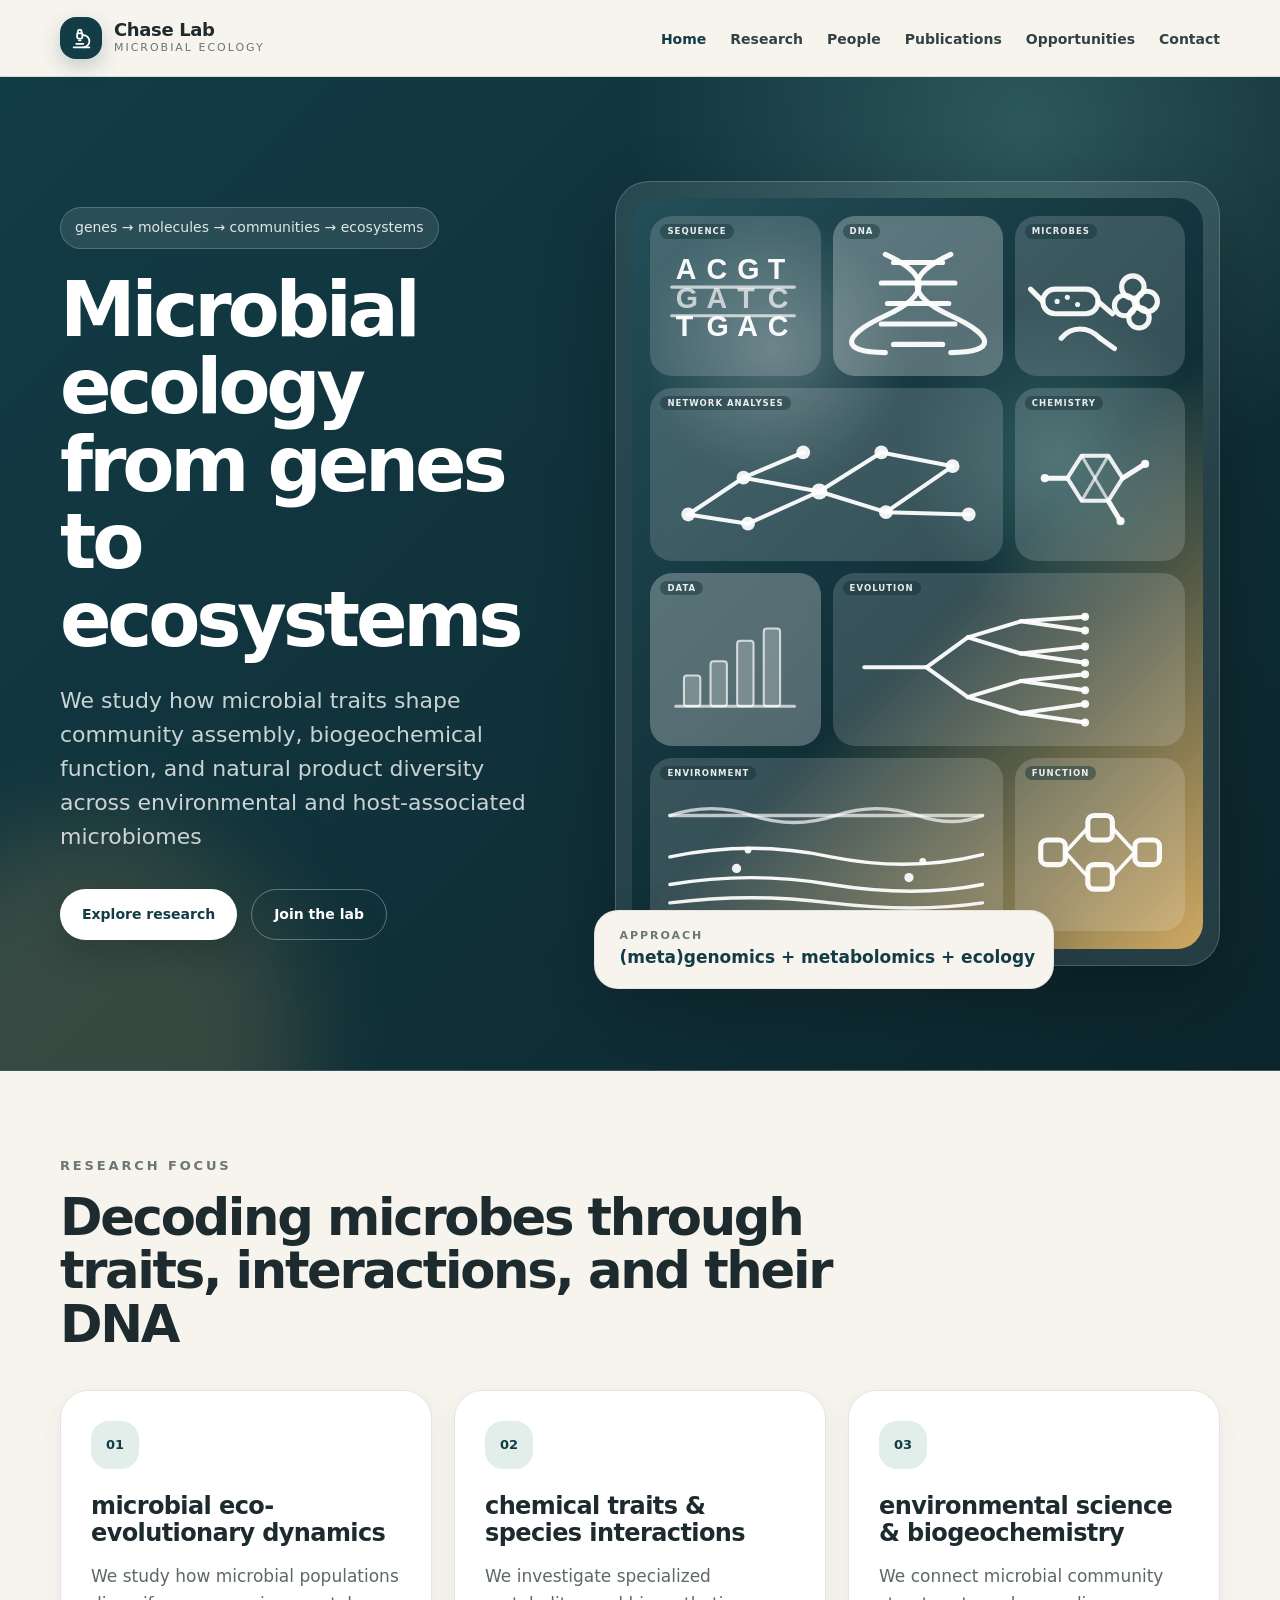
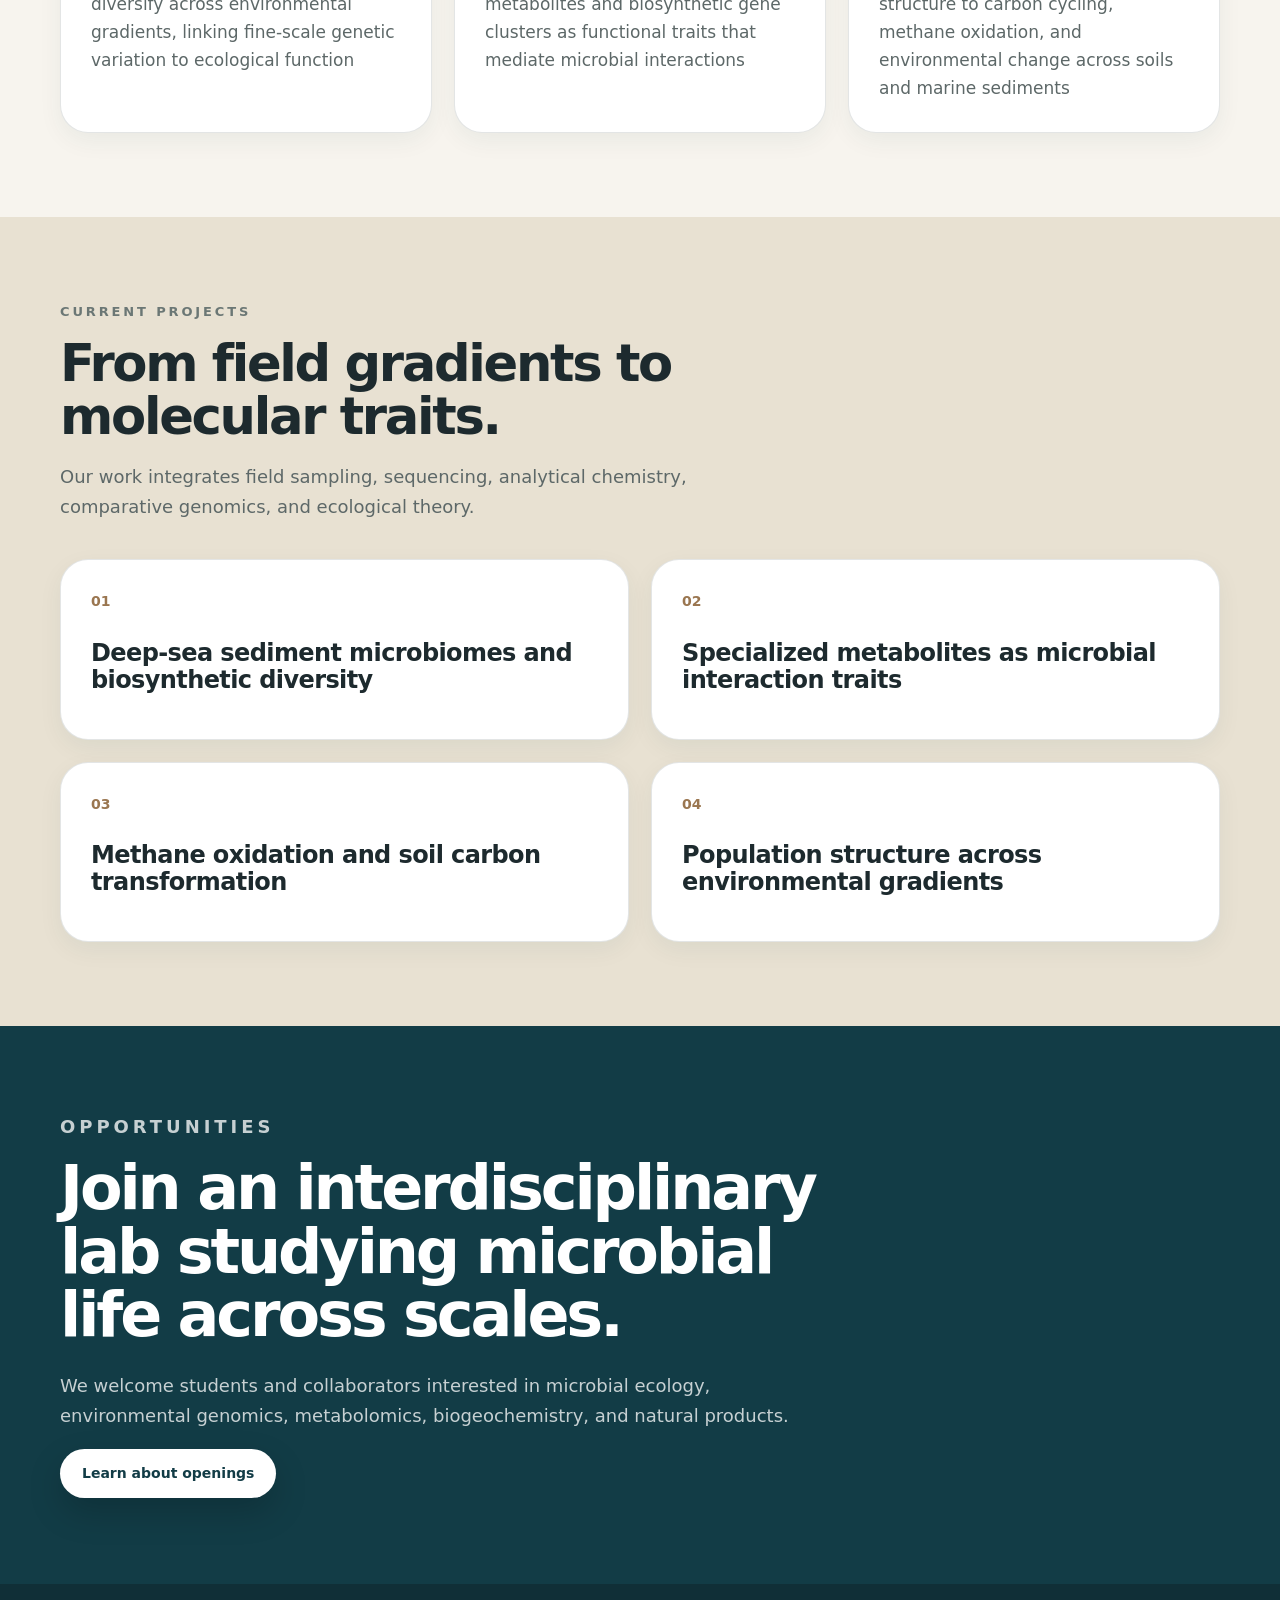
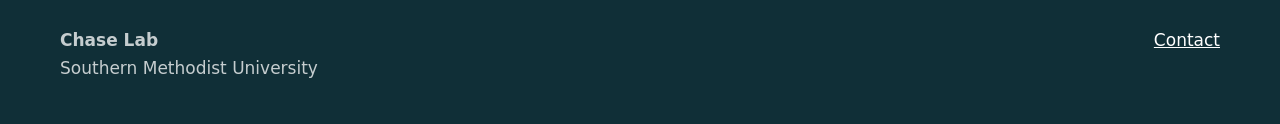
<file: index.html>
<!DOCTYPE html>
<html lang="en">

<head>
  <!-- Basic page settings -->
  <meta charset="utf-8">
  <meta name="viewport" content="width=device-width, initial-scale=1">
  <title>Chase Lab | Microbomics</title>

  <!-- Site styles -->
  <link rel="stylesheet" href="assets/styles.css">
</head>

<body>

  <!-- =======================================================
       SITE HEADER / NAVIGATION
       Edit lab name, subtitle, and navigation links here.
       ======================================================= -->
  <header class="site-header">
    <div class="container nav-wrap">

      <!-- Logo / site identity -->
      <a class="brand" href="index.html" aria-label="Chase Lab home">
        <span class="brand-mark">
          <svg class="brand-icon" viewBox="0 0 24 24" aria-hidden="true">
            <path d="M6 18h8" />
            <path d="M3 22h18" />
            <path d="M14 22a7 7 0 1 0 0-14h-1" />
            <path d="M9 14h2" />
            <path d="M9 12a2 2 0 0 1-2-2V6h6v4a2 2 0 0 1-2 2Z" />
            <path d="M12 6V3a1 1 0 0 0-1-1H9a1 1 0 0 0-1 1v3" />
          </svg>
        </span>

        <span>
          <span class="brand-title">Chase Lab</span>
          <span class="brand-subtitle">Microbial Ecology</span>
        </span>
      </a>

      <!-- Main navigation -->
      <nav class="main-nav" aria-label="Main navigation">
        <ul>
          <li><a class="active" href="index.html">Home</a></li>
          <li><a href="research.html">Research</a></li>
          <li><a href="people.html">People</a></li>
          <li><a href="publications.html">Publications</a></li>
          <li><a href="opportunities.html">Opportunities</a></li>
          <li><a href="contact.html">Contact</a></li>
        </ul>
      </nav>

    </div>
  </header>


  <main>

    <!-- =======================================================
         HERO SECTION
         Edit main homepage headline, subtitle, buttons,
         and approach bubble here.
         ======================================================= -->
    <section class="hero">
      <div class="container hero-grid">

        <!-- Hero text -->
        <div class="hero-copy">
          <div class="eyebrow">
            genes → molecules → communities → ecosystems
          </div>

          <h1>
            Microbial ecology from genes to ecosystems
          </h1>

          <p class="hero-lede">
            We study how microbial traits shape community assembly,
            biogeochemical function, and natural product diversity across
            environmental and host-associated microbiomes
          </p>

          <div class="hero-actions">
            <a class="button button-light" href="research.html">
              Explore research
            </a>

            <a class="button button-outline" href="opportunities.html">
              Join the lab
            </a>
          </div>
        </div>

        <!-- Hero visual card -->
        <div class="hero-card">

          <!-- Abstract visual panel -->
        <div class="abstract-panel">
        
          <!-- 1. Sequence / ACGT -->
          <div class="mosaic-panel panel-seq">
            <span class="panel-label">Sequence</span>
            <svg viewBox="0 0 160 120" class="panel-svg" aria-hidden="true">
              <text x="22" y="36" class="panel-text">A</text>
              <text x="52" y="36" class="panel-text">C</text>
              <text x="82" y="36" class="panel-text">G</text>
              <text x="112" y="36" class="panel-text">T</text>
        
              <text x="22" y="64" class="panel-text soft">G</text>
              <text x="52" y="64" class="panel-text soft">A</text>
              <text x="82" y="64" class="panel-text soft">T</text>
              <text x="112" y="64" class="panel-text soft">C</text>
        
              <text x="22" y="92" class="panel-text">T</text>
              <text x="52" y="92" class="panel-text">G</text>
              <text x="82" y="92" class="panel-text">A</text>
              <text x="112" y="92" class="panel-text">C</text>
        
              <line x1="18" y1="44" x2="138" y2="44" class="thin" />
              <line x1="18" y1="72" x2="138" y2="72" class="thin" />
            </svg>
          </div>
        
          <!-- 2. DNA helix -->
          <div class="mosaic-panel panel-helix">
            <span class="panel-label">DNA</span>
            <svg viewBox="0 0 160 120" class="panel-svg" aria-hidden="true">
              <path d="M48 12 C92 32, 92 52, 48 72 C4 92, 4 108, 48 108" />
              <path d="M112 12 C68 32, 68 52, 112 72 C156 92, 156 108, 112 108" />
              <line x1="56" y1="20" x2="104" y2="20" />
              <line x1="44" y1="40" x2="116" y2="40" />
              <line x1="50" y1="60" x2="110" y2="60" />
              <line x1="44" y1="80" x2="116" y2="80" />
              <line x1="56" y1="100" x2="104" y2="100" />
            </svg>
          </div>
        
          <!-- 3. Microbes -->
          <div class="mosaic-panel panel-microbe">
            <span class="panel-label">Microbes</span>
            <svg viewBox="0 0 160 120" class="panel-svg" aria-hidden="true">
              <!-- rod-shaped bacterium -->
              <rect x="24" y="46" width="54" height="24" rx="12" />
              <line x1="24" y1="58" x2="12" y2="46" />
              <line x1="78" y1="58" x2="92" y2="70" />
              <circle cx="38" cy="58" r="2.5" class="fill-dot" />
              <circle cx="48" cy="54" r="2.5" class="fill-dot" />
              <circle cx="58" cy="61" r="2.5" class="fill-dot" />
        
              <!-- coccus cluster -->
              <circle cx="112" cy="44" r="11" />
              <circle cx="126" cy="58" r="10" />
              <circle cx="104" cy="62" r="10" />
              <circle cx="118" cy="74" r="10" />
        
              <!-- curved microbe -->
              <path d="M42 94 C52 82, 68 82, 80 94" />
              <line x1="80" y1="94" x2="94" y2="104" />
            </svg>
          </div>
        
          <!-- 4. Network -->
          <div class="mosaic-panel panel-network span-2">
            <span class="panel-label">Network Analyses</span>
            <svg viewBox="0 0 320 120" class="panel-svg" aria-hidden="true">
              <line x1="40" y1="88" x2="88" y2="56" />
              <line x1="40" y1="88" x2="92" y2="96" />
              <line x1="88" y1="56" x2="140" y2="34" />
              <line x1="88" y1="56" x2="154" y2="68" />
              <line x1="92" y1="96" x2="154" y2="68" />
              <line x1="154" y1="68" x2="208" y2="34" />
              <line x1="154" y1="68" x2="212" y2="86" />
              <line x1="208" y1="34" x2="270" y2="46" />
              <line x1="212" y1="86" x2="270" y2="46" />
              <line x1="212" y1="86" x2="284" y2="88" />
        
              <circle cx="40" cy="88" r="6" class="fill-dot" />
              <circle cx="88" cy="56" r="6" class="fill-dot" />
              <circle cx="92" cy="96" r="6" class="fill-dot" />
              <circle cx="140" cy="34" r="6" class="fill-dot" />
              <circle cx="154" cy="68" r="7" class="fill-dot" />
              <circle cx="208" cy="34" r="6" class="fill-dot" />
              <circle cx="212" cy="86" r="6" class="fill-dot" />
              <circle cx="270" cy="46" r="6" class="fill-dot" />
              <circle cx="284" cy="88" r="6" class="fill-dot" />
            </svg>
          </div>
        
          <!-- 5. Molecules -->
          <div class="mosaic-panel panel-molecule">
            <span class="panel-label">Chemistry</span>
            <svg viewBox="0 0 160 120" class="panel-svg" aria-hidden="true">
              <!-- aromatic ring -->
              <polygon points="62,34 88,34 102,56 88,78 62,78 48,56" />
              <line x1="62" y1="34" x2="88" y2="78" class="thin" />
              <line x1="88" y1="34" x2="62" y2="78" class="thin" />
        
              <!-- substituents -->
              <line x1="48" y1="56" x2="26" y2="56" />
              <line x1="102" y1="56" x2="124" y2="42" />
              <line x1="88" y1="78" x2="100" y2="98" />
        
              <circle cx="26" cy="56" r="4" class="fill-dot" />
              <circle cx="124" cy="42" r="4" class="fill-dot" />
              <circle cx="100" cy="98" r="4" class="fill-dot" />
            </svg>
          </div>
        
          <!-- 6. Data -->
          <div class="mosaic-panel panel-bars">
            <span class="panel-label">Data</span>
            <svg viewBox="0 0 160 120" class="panel-svg" aria-hidden="true">
              <line x1="22" y1="98" x2="138" y2="98" class="thin" />
              <rect x="30" y="68" width="16" height="30" rx="3" class="fill-soft" />
              <rect x="56" y="54" width="16" height="44" rx="3" class="fill-soft" />
              <rect x="82" y="34" width="16" height="64" rx="3" class="fill-soft" />
              <rect x="108" y="22" width="16" height="76" rx="3" class="fill-soft" />
            </svg>
          </div>
        
          <!-- 7. Phylogeny / evolution -->
          <div class="mosaic-panel panel-tree span-2">
            <span class="panel-label">Evolution</span>
          
            <svg viewBox="0 0 320 120" class="panel-svg" aria-hidden="true">
              <!-- trunk -->
              <line x1="34" y1="60" x2="88" y2="60" />
          
              <!-- first split -->
              <line x1="88" y1="60" x2="124" y2="34" />
              <line x1="88" y1="60" x2="124" y2="86" />
          
              <!-- upper clade -->
              <line x1="124" y1="34" x2="170" y2="20" />
              <line x1="124" y1="34" x2="170" y2="48" />
          
              <!-- lower clade -->
              <line x1="124" y1="86" x2="170" y2="72" />
              <line x1="124" y1="86" x2="170" y2="100" />
          
              <!-- second-level splits -->
              <line x1="170" y1="20" x2="226" y2="16" />
              <line x1="170" y1="20" x2="226" y2="28" />
          
              <line x1="170" y1="48" x2="226" y2="42" />
              <line x1="170" y1="48" x2="226" y2="56" />
          
              <line x1="170" y1="72" x2="226" y2="66" />
              <line x1="170" y1="72" x2="226" y2="80" />
          
              <line x1="170" y1="100" x2="226" y2="92" />
              <line x1="170" y1="100" x2="226" y2="108" />
          
              <!-- tips -->
              <circle cx="226" cy="16" r="3.5" class="fill-dot" />
              <circle cx="226" cy="28" r="3.5" class="fill-dot" />
              <circle cx="226" cy="42" r="3.5" class="fill-dot" />
              <circle cx="226" cy="56" r="3.5" class="fill-dot" />
              <circle cx="226" cy="66" r="3.5" class="fill-dot" />
              <circle cx="226" cy="80" r="3.5" class="fill-dot" />
              <circle cx="226" cy="92" r="3.5" class="fill-dot" />
              <circle cx="226" cy="108" r="3.5" class="fill-dot" />
            </svg>
          </div>
        
          <!-- 8. Environment -->
          <div class="mosaic-panel panel-env span-2">
            <span class="panel-label">Environment</span>
            <svg viewBox="0 0 320 120" class="panel-svg" aria-hidden="true">
              <!-- water / surface -->
              <line x1="24" y1="28" x2="296" y2="28" class="thin" />
              <path d="M24 28 C48 20, 72 20, 96 28 C120 36, 144 36, 168 28 C192 20, 216 20, 240 28 C264 36, 280 34, 296 28" class="thin" />
        
              <!-- sediment layers -->
              <path d="M24 64 C72 54, 118 54, 164 64 C214 74, 256 72, 296 62" />
              <path d="M24 88 C72 80, 118 80, 164 88 C214 96, 256 96, 296 88" />
              <path d="M24 104 C72 98, 118 98, 164 104 C214 110, 256 110, 296 104" />
        
              <!-- methane / chemistry bubbles -->
              <circle cx="82" cy="74" r="4" class="fill-dot" />
              <circle cx="92" cy="58" r="3" class="fill-dot" />
              <circle cx="232" cy="82" r="4" class="fill-dot" />
              <circle cx="244" cy="68" r="3" class="fill-dot" />
            </svg>
          </div>
        
          <!-- 9. Metabolism -->
          <div class="mosaic-panel panel-pathway">
            <span class="panel-label">Function</span>
            <svg viewBox="0 0 160 120" class="panel-svg" aria-hidden="true">
              <rect x="22" y="48" width="24" height="24" rx="6" />
              <rect x="68" y="24" width="24" height="24" rx="6" />
              <rect x="68" y="72" width="24" height="24" rx="6" />
              <rect x="114" y="48" width="24" height="24" rx="6" />
        
              <line x1="46" y1="60" x2="68" y2="36" />
              <line x1="46" y1="60" x2="68" y2="84" />
              <line x1="92" y1="36" x2="114" y2="60" />
              <line x1="92" y1="84" x2="114" y2="60" />
            </svg>
          </div>
        
        </div>

          <!-- Approach bubble -->
          <div class="approach-tag">
            <span>Approach</span>
            <strong>(meta)genomics + metabolomics + ecology</strong>
          </div>

        </div>

      </div>
    </section>


    <!-- =======================================================
         RESEARCH FOCUS SECTION
         Edit the three research cards here.
         ======================================================= -->
    <section class="section">
      <div class="container">

        <p class="section-kicker">Research focus</p>

        <h2>
          Decoding microbes through traits, interactions,
          and their DNA
        </h2>

        <div class="grid-3">

          <article class="card">
            <div class="icon-dot">01</div>

            <h3>microbial eco-evolutionary dynamics</h3>

            <p>
              We study how microbial populations diversify across environmental
              gradients, linking fine-scale genetic variation to ecological
              function
            </p>
          </article>

          <article class="card">
            <div class="icon-dot">02</div>

            <h3>chemical traits &amp; species interactions</h3>

            <p>
              We investigate specialized metabolites and biosynthetic gene
              clusters as functional traits that mediate microbial interactions
            </p>
          </article>

          <article class="card">
            <div class="icon-dot">03</div>

            <h3>environmental science &amp; biogeochemistry</h3>

            <p>
              We connect microbial community structure to carbon cycling,
              methane oxidation, and environmental change across soils and
              marine sediments
            </p>
          </article>

        </div>
      </div>
    </section>


    <!-- =======================================================
         CURRENT PROJECTS SECTION
         Edit project names and descriptions here.
         ======================================================= -->
    <section class="section alt">
      <div class="container">

        <p class="section-kicker">Current projects</p>

        <h2>
          From field gradients to molecular traits.
        </h2>

        <p class="section-intro">
          Our work integrates field sampling, sequencing, analytical chemistry,
          comparative genomics, and ecological theory.
        </p>

        <div class="grid-2">

          <article class="card">
            <div class="project-number">01</div>
            <h3>Deep-sea sediment microbiomes and biosynthetic diversity</h3>
          </article>

          <article class="card">
            <div class="project-number">02</div>
            <h3>Specialized metabolites as microbial interaction traits</h3>
          </article>

          <article class="card">
            <div class="project-number">03</div>
            <h3>Methane oxidation and soil carbon transformation</h3>
          </article>

          <article class="card">
            <div class="project-number">04</div>
            <h3>Population structure across environmental gradients</h3>
          </article>

        </div>
      </div>
    </section>


    <!-- =======================================================
         OPPORTUNITIES CALLOUT
         Edit join-the-lab text here.
         ======================================================= -->
    <section class="callout">
      <div class="container">

        <p class="section-kicker">Opportunities</p>

        <h2>
          Join an interdisciplinary lab studying microbial life across scales.
        </h2>

        <p>
          We welcome students and collaborators interested in microbial ecology,
          environmental genomics, metabolomics, biogeochemistry, and natural
          products.
        </p>

        <a class="button button-light" href="opportunities.html">
          Learn about openings
        </a>

      </div>
    </section>

  </main>


  <!-- =======================================================
       FOOTER
       Edit institution/contact text here.
       ======================================================= -->
  <footer class="site-footer">
    <div class="container footer-grid">

      <div>
        <strong>Chase Lab</strong><br>
        Southern Methodist University
      </div>

      <div>
        <a href="contact.html">Contact</a>
      </div>

    </div>
  </footer>

</body>
</html>
</file>
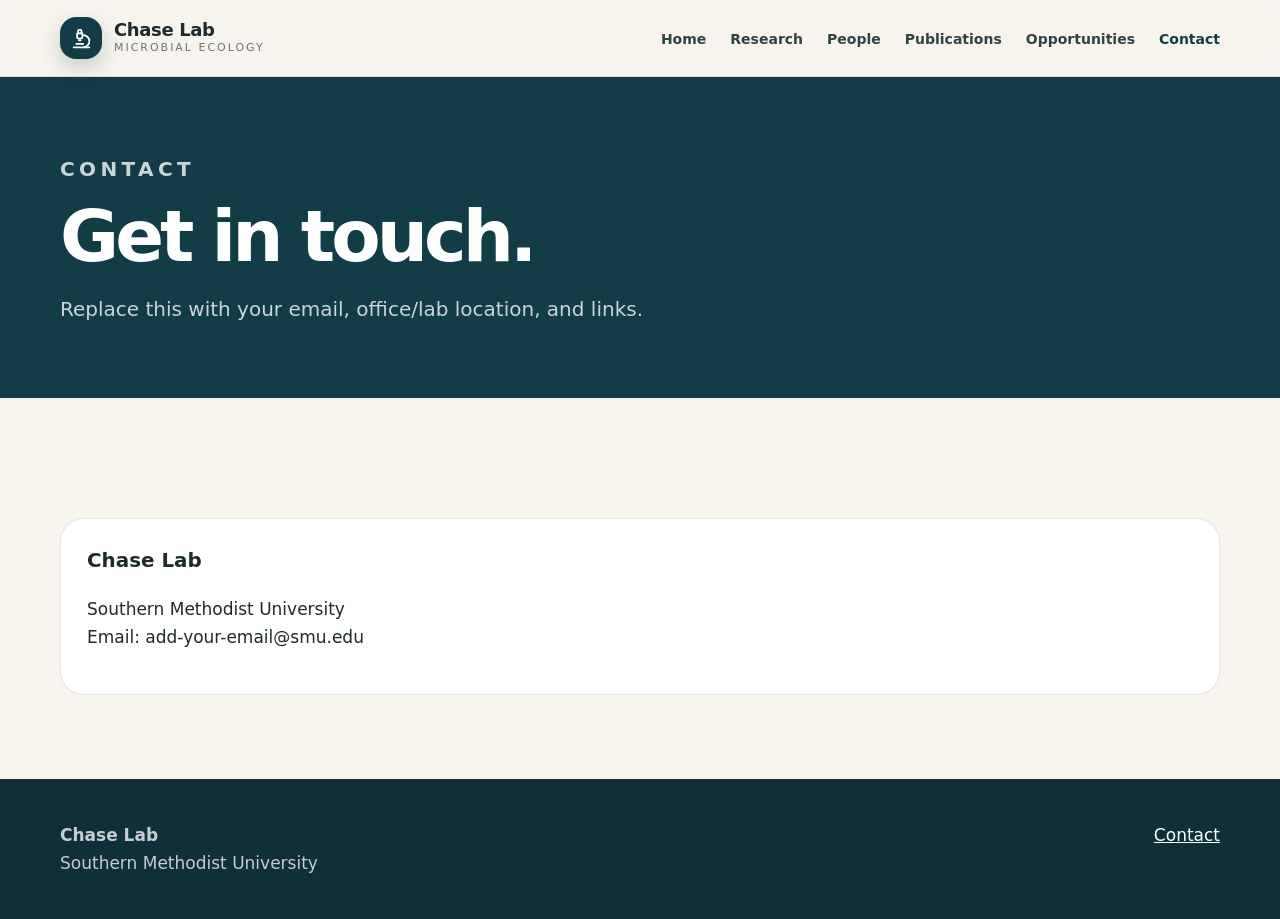
<file: contact.html>
<!DOCTYPE html><html lang="en"><head><meta charset="utf-8"><meta name="viewport" content="width=device-width, initial-scale=1"><title>Contact | Chase Lab</title><link rel="stylesheet" href="assets/styles.css"></head><body><header class="site-header"><div class="container nav-wrap"><a class="brand" href="index.html"><span class="brand-mark"><svg class="brand-icon" viewBox="0 0 24 24"><path d="M6 18h8"/><path d="M3 22h18"/><path d="M14 22a7 7 0 1 0 0-14h-1"/><path d="M9 14h2"/><path d="M9 12a2 2 0 0 1-2-2V6h6v4a2 2 0 0 1-2 2Z"/><path d="M12 6V3a1 1 0 0 0-1-1H9a1 1 0 0 0-1 1v3"/></svg></span><span><span class="brand-title">Chase Lab</span><span class="brand-subtitle">Microbial Ecology</span></span></a><nav class="main-nav"><ul><li><a href="index.html">Home</a></li><li><a href="research.html">Research</a></li><li><a href="people.html">People</a></li><li><a href="publications.html">Publications</a></li><li><a href="opportunities.html">Opportunities</a></li><li><a class="active" href="contact.html">Contact</a></li></ul></nav></div></header><main><section class="page-hero"><div class="container"><p class="section-kicker">Contact</p><h1>Get in touch.</h1><p>Replace this with your email, office/lab location, and links.</p></div></section><section class="section"><div class="container"><div class="list"><article class="list-item"><h3>Chase Lab</h3><p>Southern Methodist University<br>Email: add-your-email@smu.edu</p></article></div></div></section></main><footer class="site-footer"><div class="container footer-grid"><div><strong>Chase Lab</strong><br>Southern Methodist University</div><div><a href="contact.html">Contact</a></div></div></footer></body></html>
</file>
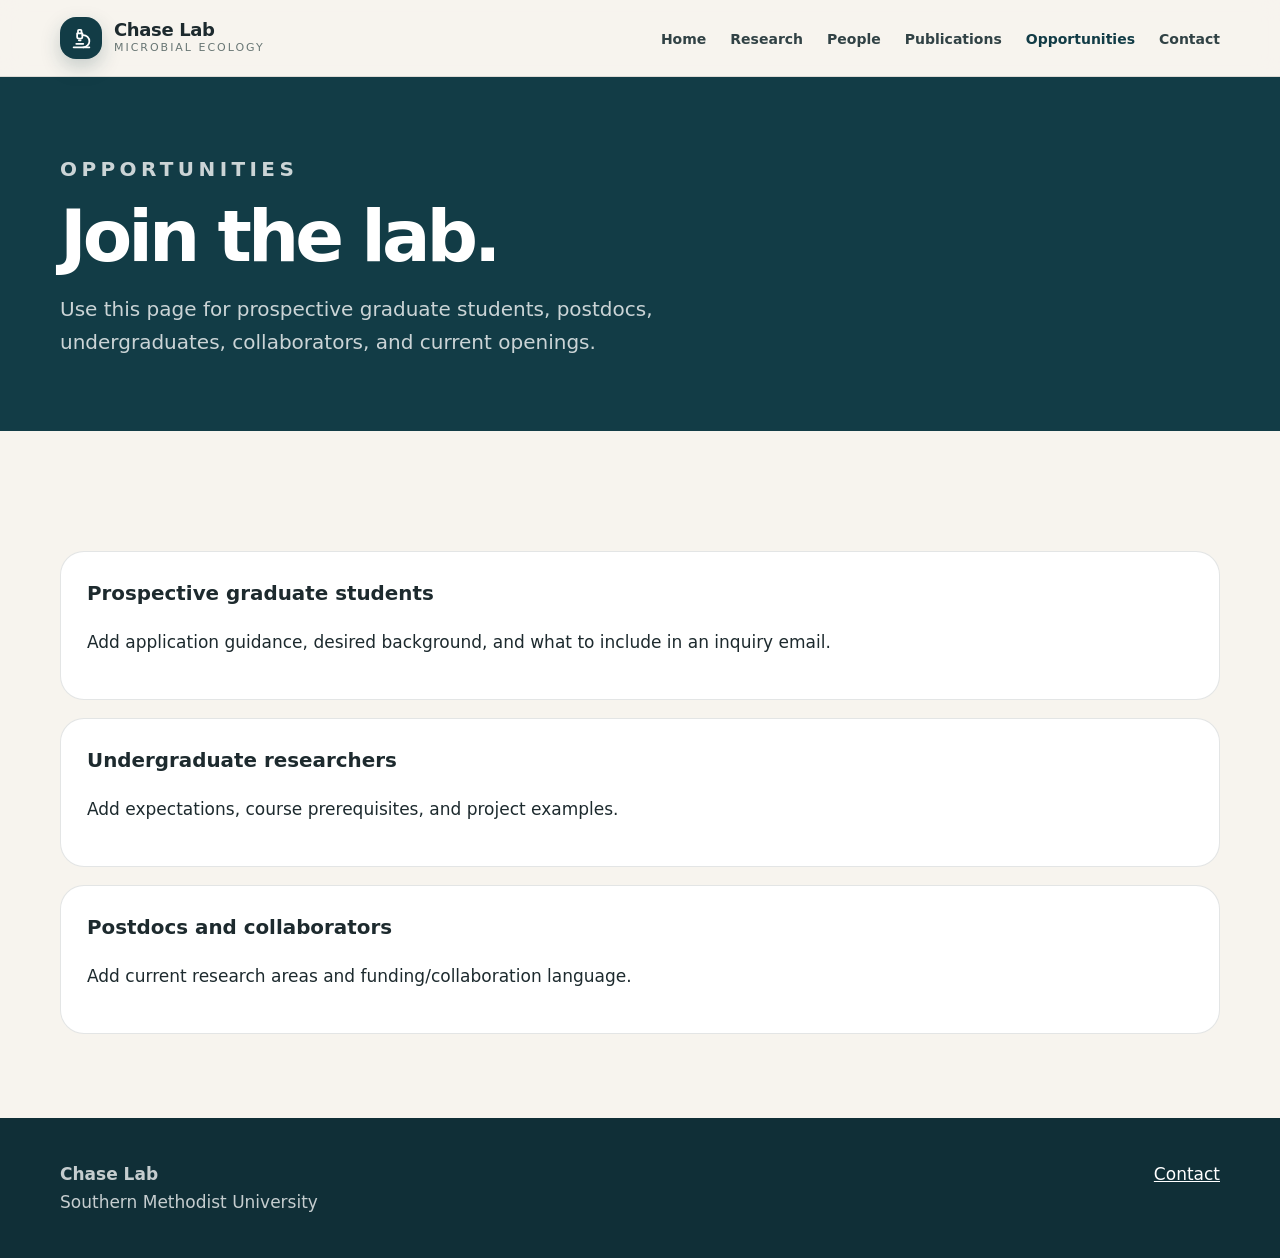
<file: opportunities.html>
<!DOCTYPE html><html lang="en"><head><meta charset="utf-8"><meta name="viewport" content="width=device-width, initial-scale=1"><title>Opportunities | Chase Lab</title><link rel="stylesheet" href="assets/styles.css"></head><body><header class="site-header"><div class="container nav-wrap"><a class="brand" href="index.html"><span class="brand-mark"><svg class="brand-icon" viewBox="0 0 24 24"><path d="M6 18h8"/><path d="M3 22h18"/><path d="M14 22a7 7 0 1 0 0-14h-1"/><path d="M9 14h2"/><path d="M9 12a2 2 0 0 1-2-2V6h6v4a2 2 0 0 1-2 2Z"/><path d="M12 6V3a1 1 0 0 0-1-1H9a1 1 0 0 0-1 1v3"/></svg></span><span><span class="brand-title">Chase Lab</span><span class="brand-subtitle">Microbial Ecology</span></span></a><nav class="main-nav"><ul><li><a href="index.html">Home</a></li><li><a href="research.html">Research</a></li><li><a href="people.html">People</a></li><li><a href="publications.html">Publications</a></li><li><a class="active" href="opportunities.html">Opportunities</a></li><li><a href="contact.html">Contact</a></li></ul></nav></div></header><main><section class="page-hero"><div class="container"><p class="section-kicker">Opportunities</p><h1>Join the lab.</h1><p>Use this page for prospective graduate students, postdocs, undergraduates, collaborators, and current openings.</p></div></section><section class="section"><div class="container"><div class="list"><article class="list-item"><h3>Prospective graduate students</h3><p>Add application guidance, desired background, and what to include in an inquiry email.</p></article><article class="list-item"><h3>Undergraduate researchers</h3><p>Add expectations, course prerequisites, and project examples.</p></article><article class="list-item"><h3>Postdocs and collaborators</h3><p>Add current research areas and funding/collaboration language.</p></article></div></div></section></main><footer class="site-footer"><div class="container footer-grid"><div><strong>Chase Lab</strong><br>Southern Methodist University</div><div><a href="contact.html">Contact</a></div></div></footer></body></html>
</file>
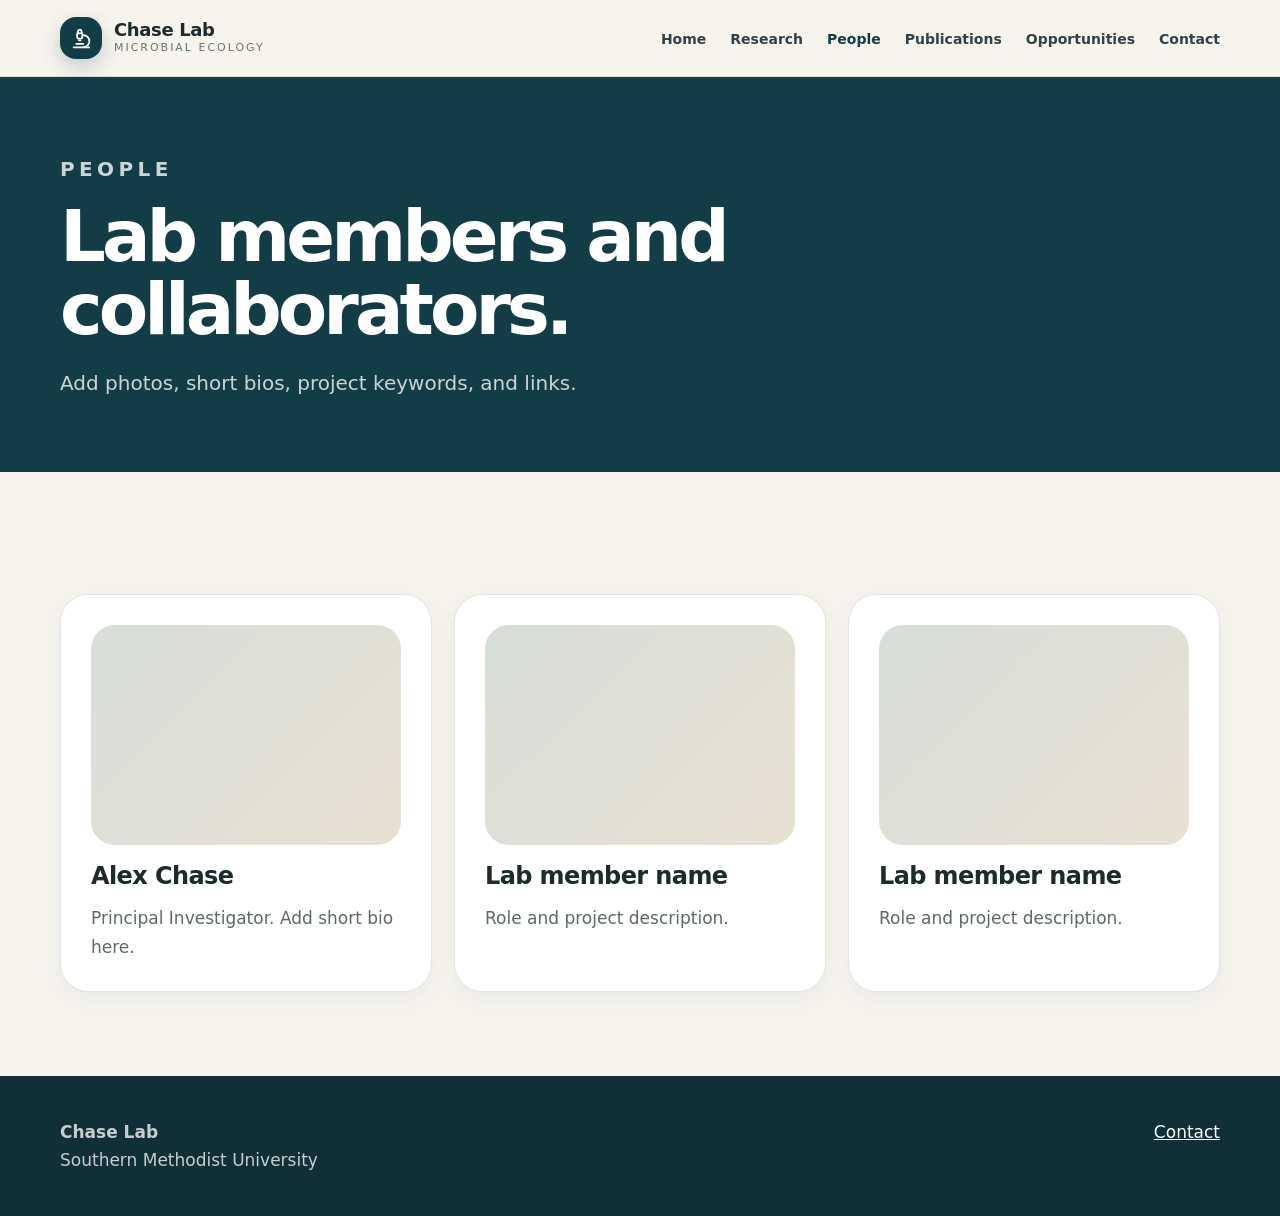
<file: people.html>
<!DOCTYPE html><html lang="en"><head><meta charset="utf-8"><meta name="viewport" content="width=device-width, initial-scale=1"><title>People | Chase Lab</title><link rel="stylesheet" href="assets/styles.css"></head><body><header class="site-header"><div class="container nav-wrap"><a class="brand" href="index.html"><span class="brand-mark"><svg class="brand-icon" viewBox="0 0 24 24"><path d="M6 18h8"/><path d="M3 22h18"/><path d="M14 22a7 7 0 1 0 0-14h-1"/><path d="M9 14h2"/><path d="M9 12a2 2 0 0 1-2-2V6h6v4a2 2 0 0 1-2 2Z"/><path d="M12 6V3a1 1 0 0 0-1-1H9a1 1 0 0 0-1 1v3"/></svg></span><span><span class="brand-title">Chase Lab</span><span class="brand-subtitle">Microbial Ecology</span></span></a><nav class="main-nav"><ul><li><a href="index.html">Home</a></li><li><a href="research.html">Research</a></li><li><a class="active" href="people.html">People</a></li><li><a href="publications.html">Publications</a></li><li><a href="opportunities.html">Opportunities</a></li><li><a href="contact.html">Contact</a></li></ul></nav></div></header><main><section class="page-hero"><div class="container"><p class="section-kicker">People</p><h1>Lab members and collaborators.</h1><p>Add photos, short bios, project keywords, and links.</p></div></section><section class="section"><div class="container"><div class="people-grid"><article class="card"><div class="person-photo"></div><h3>Alex Chase</h3><p>Principal Investigator. Add short bio here.</p></article><article class="card"><div class="person-photo"></div><h3>Lab member name</h3><p>Role and project description.</p></article><article class="card"><div class="person-photo"></div><h3>Lab member name</h3><p>Role and project description.</p></article></div></div></section></main><footer class="site-footer"><div class="container footer-grid"><div><strong>Chase Lab</strong><br>Southern Methodist University</div><div><a href="contact.html">Contact</a></div></div></footer></body></html>
</file>
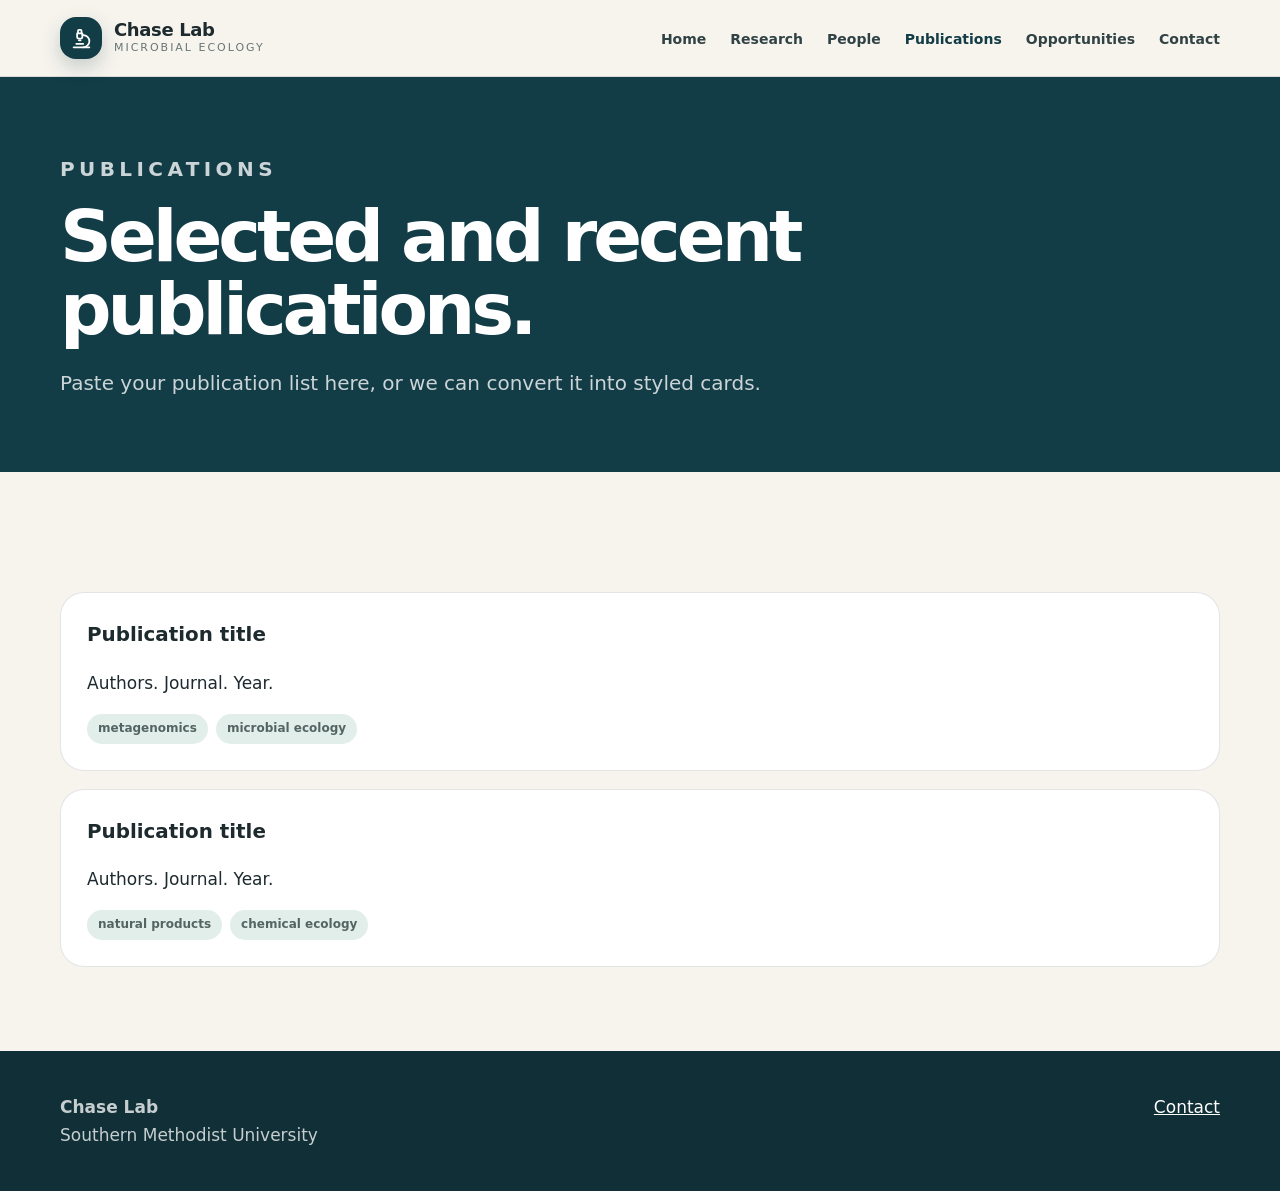
<file: publications.html>
<!DOCTYPE html><html lang="en"><head><meta charset="utf-8"><meta name="viewport" content="width=device-width, initial-scale=1"><title>Publications | Chase Lab</title><link rel="stylesheet" href="assets/styles.css"></head><body><header class="site-header"><div class="container nav-wrap"><a class="brand" href="index.html"><span class="brand-mark"><svg class="brand-icon" viewBox="0 0 24 24"><path d="M6 18h8"/><path d="M3 22h18"/><path d="M14 22a7 7 0 1 0 0-14h-1"/><path d="M9 14h2"/><path d="M9 12a2 2 0 0 1-2-2V6h6v4a2 2 0 0 1-2 2Z"/><path d="M12 6V3a1 1 0 0 0-1-1H9a1 1 0 0 0-1 1v3"/></svg></span><span><span class="brand-title">Chase Lab</span><span class="brand-subtitle">Microbial Ecology</span></span></a><nav class="main-nav"><ul><li><a href="index.html">Home</a></li><li><a href="research.html">Research</a></li><li><a href="people.html">People</a></li><li><a class="active" href="publications.html">Publications</a></li><li><a href="opportunities.html">Opportunities</a></li><li><a href="contact.html">Contact</a></li></ul></nav></div></header><main><section class="page-hero"><div class="container"><p class="section-kicker">Publications</p><h1>Selected and recent publications.</h1><p>Paste your publication list here, or we can convert it into styled cards.</p></div></section><section class="section"><div class="container"><div class="list"><article class="list-item"><h3>Publication title</h3><p>Authors. Journal. Year.</p><div class="tag-row"><span class="tag">metagenomics</span><span class="tag">microbial ecology</span></div></article><article class="list-item"><h3>Publication title</h3><p>Authors. Journal. Year.</p><div class="tag-row"><span class="tag">natural products</span><span class="tag">chemical ecology</span></div></article></div></div></section></main><footer class="site-footer"><div class="container footer-grid"><div><strong>Chase Lab</strong><br>Southern Methodist University</div><div><a href="contact.html">Contact</a></div></div></footer></body></html>
</file>
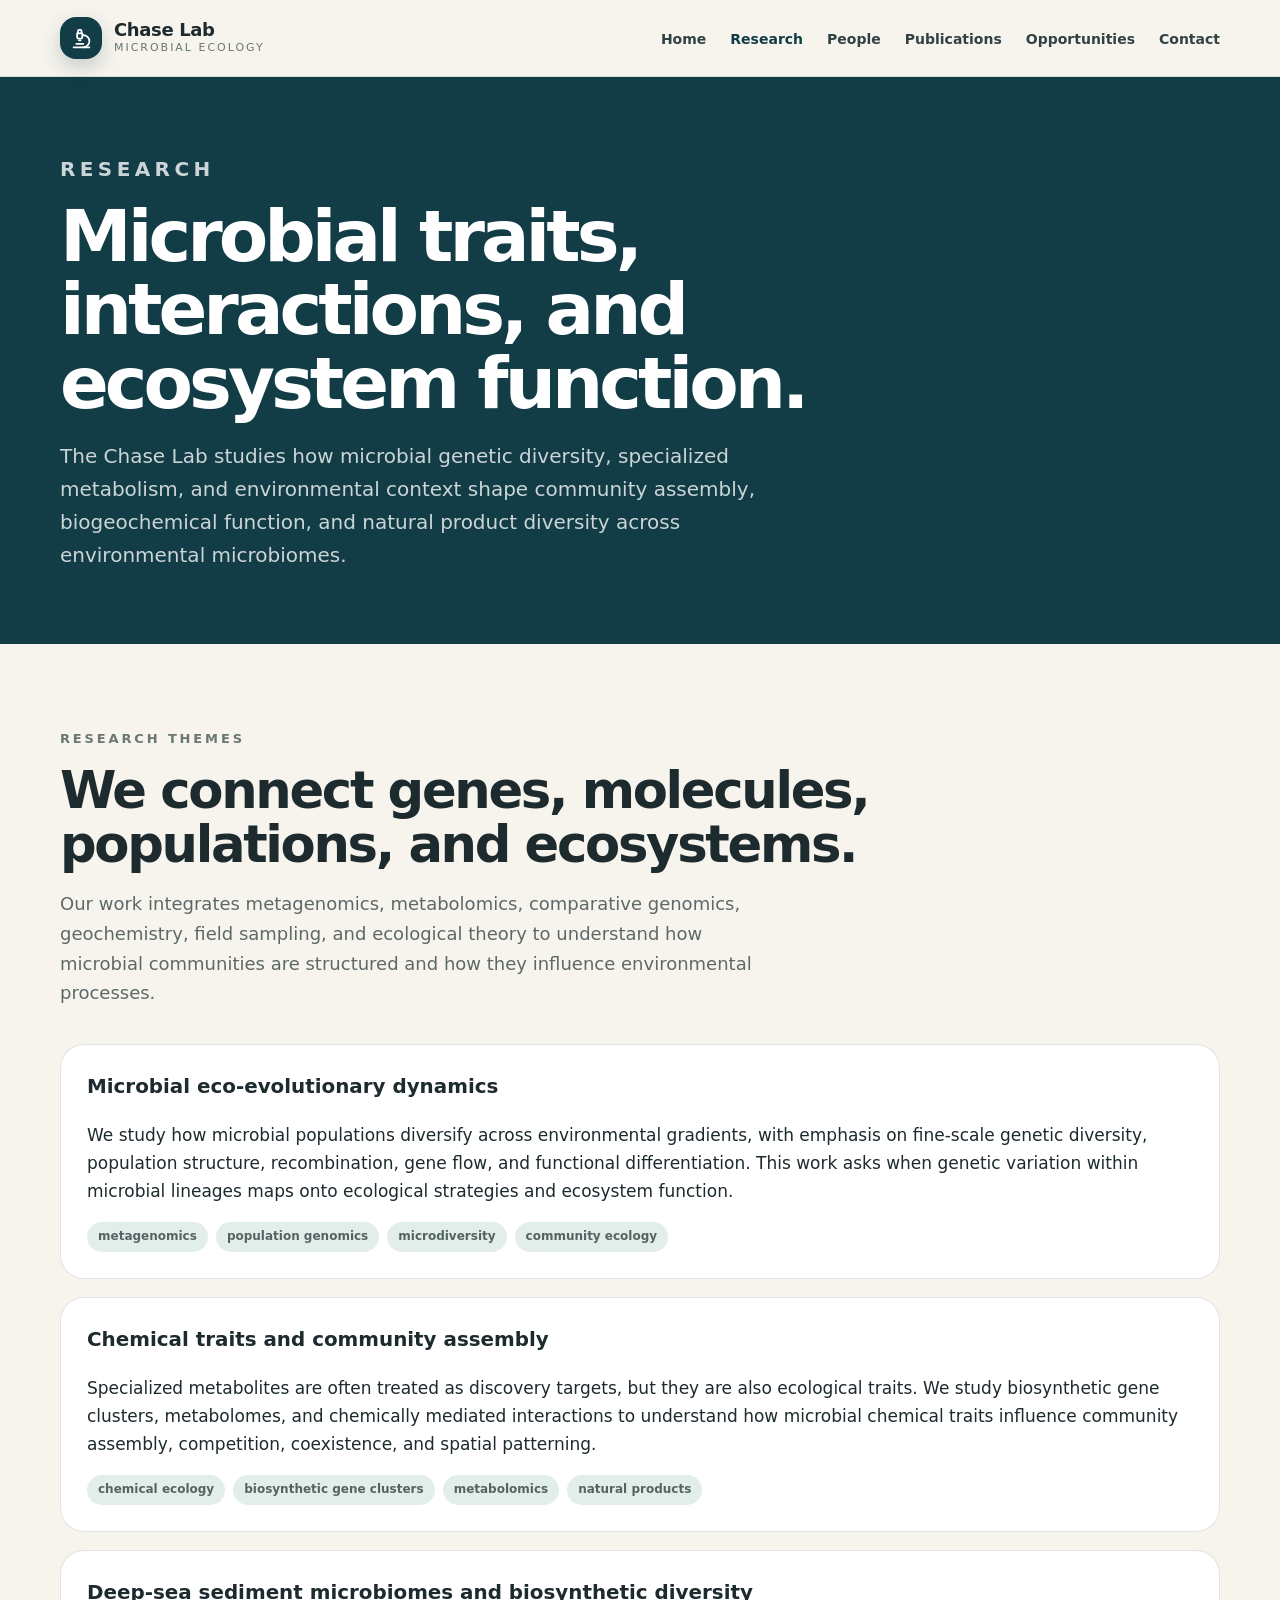
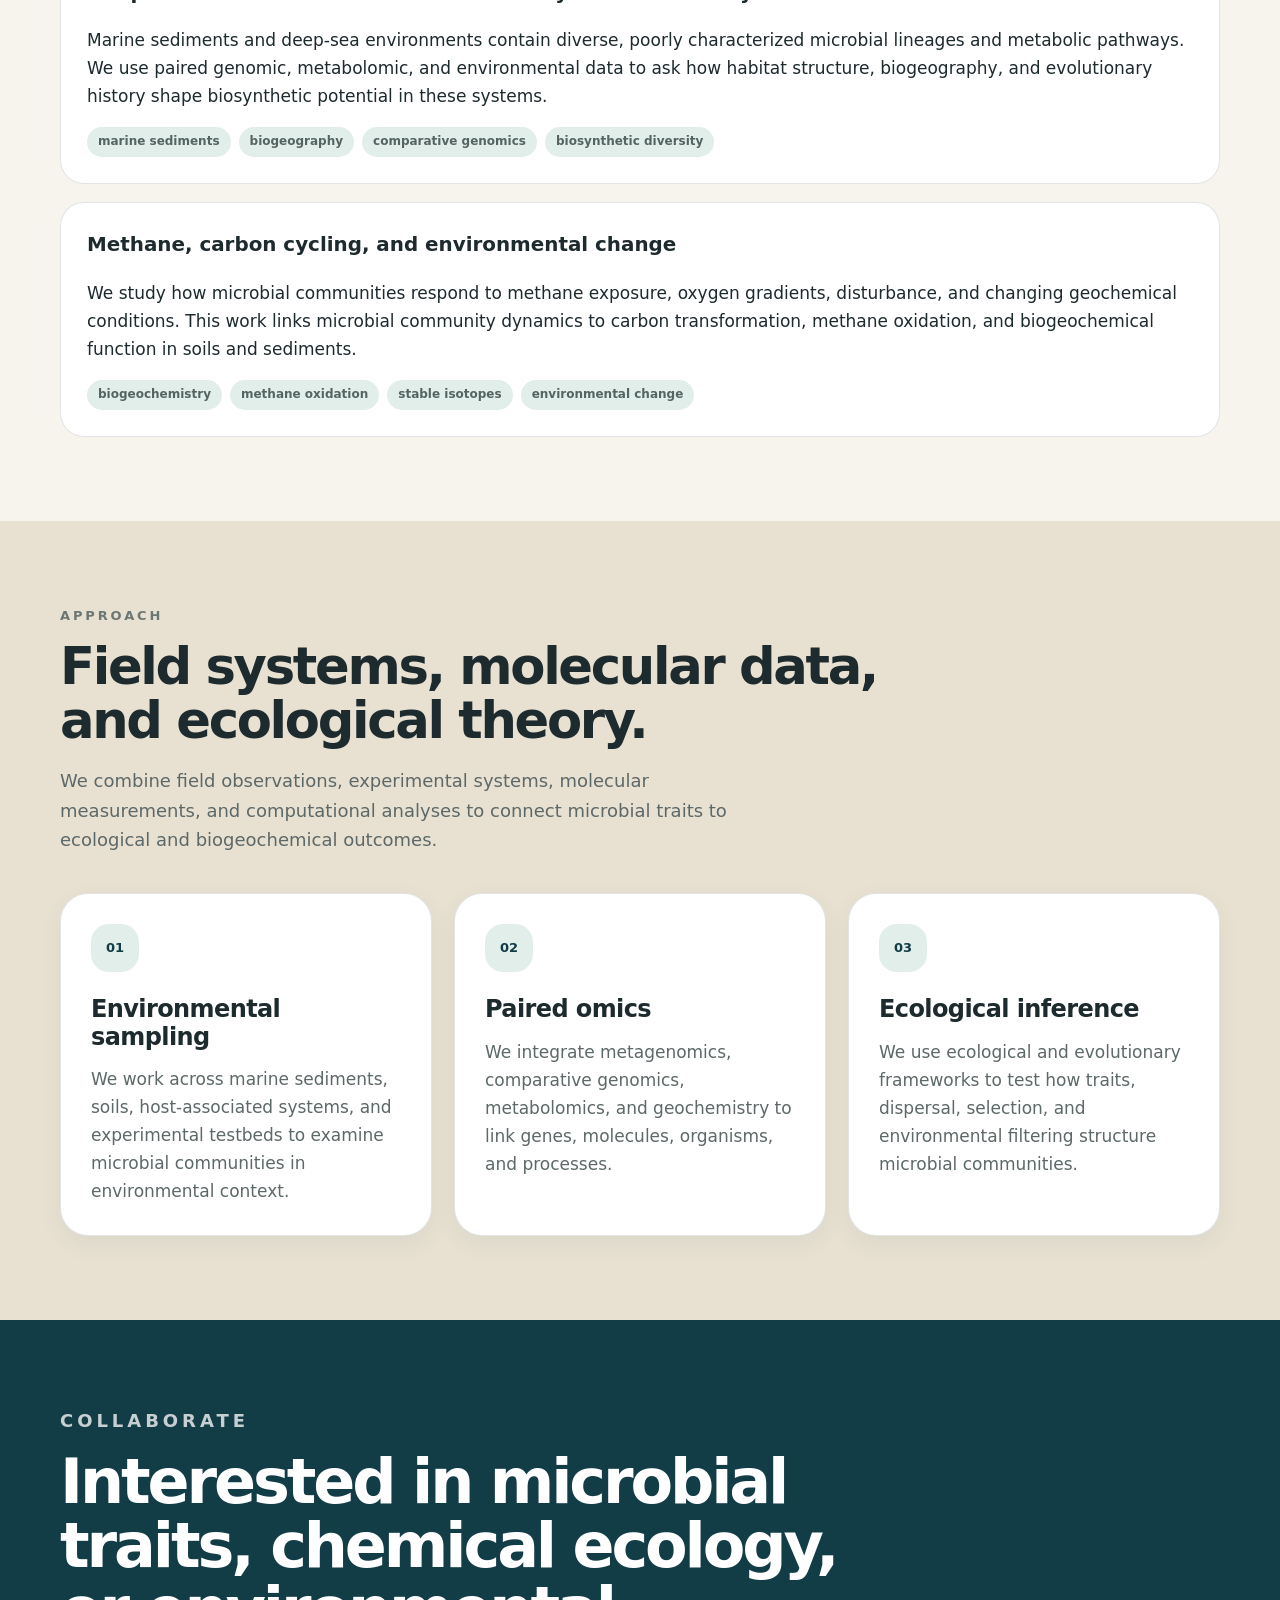
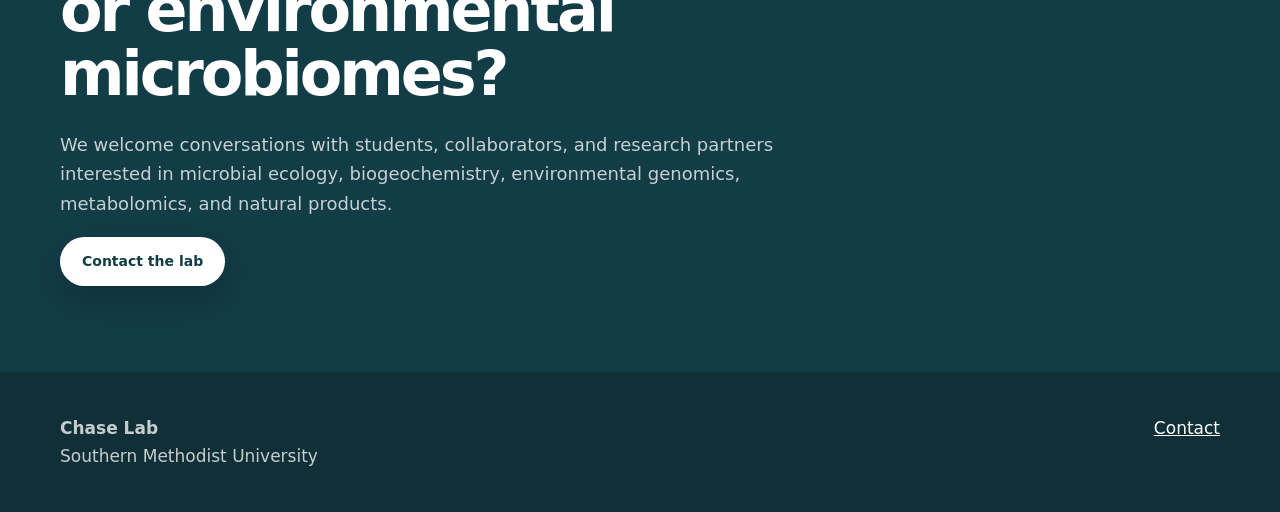
<file: research.html>
<!DOCTYPE html>
<html lang="en">

<head>
  <!-- Basic page settings -->
  <meta charset="utf-8">
  <meta name="viewport" content="width=device-width, initial-scale=1">
  <title>Research | Chase Lab</title>

  <!-- Site styles -->
  <link rel="stylesheet" href="assets/styles.css">
</head>

<body>

  <!-- =======================================================
       SITE HEADER / NAVIGATION
       ======================================================= -->
  <header class="site-header">
    <div class="container nav-wrap">

      <a class="brand" href="index.html" aria-label="Chase Lab home">
        <span class="brand-mark">
          <svg class="brand-icon" viewBox="0 0 24 24" aria-hidden="true">
            <path d="M6 18h8" />
            <path d="M3 22h18" />
            <path d="M14 22a7 7 0 1 0 0-14h-1" />
            <path d="M9 14h2" />
            <path d="M9 12a2 2 0 0 1-2-2V6h6v4a2 2 0 0 1-2 2Z" />
            <path d="M12 6V3a1 1 0 0 0-1-1H9a1 1 0 0 0-1 1v3" />
          </svg>
        </span>

        <span>
          <span class="brand-title">Chase Lab</span>
          <span class="brand-subtitle">Microbial Ecology</span>
        </span>
      </a>

      <nav class="main-nav" aria-label="Main navigation">
        <ul>
          <li><a href="index.html">Home</a></li>
          <li><a class="active" href="research.html">Research</a></li>
          <li><a href="people.html">People</a></li>
          <li><a href="publications.html">Publications</a></li>
          <li><a href="opportunities.html">Opportunities</a></li>
          <li><a href="contact.html">Contact</a></li>
        </ul>
      </nav>

    </div>
  </header>


  <main>

    <!-- =======================================================
         PAGE HERO
         ======================================================= -->
    <section class="page-hero">
      <div class="container">

        <p class="section-kicker">Research</p>

        <h1>
          Microbial traits, interactions, and ecosystem function.
        </h1>

        <p>
          The Chase Lab studies how microbial genetic diversity, specialized
          metabolism, and environmental context shape community assembly,
          biogeochemical function, and natural product diversity across
          environmental microbiomes.
        </p>

      </div>
    </section>


    <!-- =======================================================
         RESEARCH OVERVIEW
         ======================================================= -->
    <section class="section">
      <div class="container">

        <p class="section-kicker">Research themes</p>

        <h2>
          We connect genes, molecules, populations, and ecosystems.
        </h2>

        <p class="section-intro">
          Our work integrates metagenomics, metabolomics, comparative genomics,
          geochemistry, field sampling, and ecological theory to understand how
          microbial communities are structured and how they influence
          environmental processes.
        </p>

        <div class="list">

          <!-- Theme 1 -->
          <article class="list-item">
            <h3>Microbial eco-evolutionary dynamics</h3>

            <p>
              We study how microbial populations diversify across environmental
              gradients, with emphasis on fine-scale genetic diversity,
              population structure, recombination, gene flow, and functional
              differentiation. This work asks when genetic variation within
              microbial lineages maps onto ecological strategies and ecosystem
              function.
            </p>

            <div class="tag-row">
              <span class="tag">metagenomics</span>
              <span class="tag">population genomics</span>
              <span class="tag">microdiversity</span>
              <span class="tag">community ecology</span>
            </div>
          </article>


          <!-- Theme 2 -->
          <article class="list-item">
            <h3>Chemical traits and community assembly</h3>

            <p>
              Specialized metabolites are often treated as discovery targets,
              but they are also ecological traits. We study biosynthetic gene
              clusters, metabolomes, and chemically mediated interactions to
              understand how microbial chemical traits influence community
              assembly, competition, coexistence, and spatial patterning.
            </p>

            <div class="tag-row">
              <span class="tag">chemical ecology</span>
              <span class="tag">biosynthetic gene clusters</span>
              <span class="tag">metabolomics</span>
              <span class="tag">natural products</span>
            </div>
          </article>


          <!-- Theme 3 -->
          <article class="list-item">
            <h3>Deep-sea sediment microbiomes and biosynthetic diversity</h3>

            <p>
              Marine sediments and deep-sea environments contain diverse,
              poorly characterized microbial lineages and metabolic pathways.
              We use paired genomic, metabolomic, and environmental data to ask
              how habitat structure, biogeography, and evolutionary history
              shape biosynthetic potential in these systems.
            </p>

            <div class="tag-row">
              <span class="tag">marine sediments</span>
              <span class="tag">biogeography</span>
              <span class="tag">comparative genomics</span>
              <span class="tag">biosynthetic diversity</span>
            </div>
          </article>


          <!-- Theme 4 -->
          <article class="list-item">
            <h3>Methane, carbon cycling, and environmental change</h3>

            <p>
              We study how microbial communities respond to methane exposure,
              oxygen gradients, disturbance, and changing geochemical
              conditions. This work links microbial community dynamics to carbon
              transformation, methane oxidation, and biogeochemical function in
              soils and sediments.
            </p>

            <div class="tag-row">
              <span class="tag">biogeochemistry</span>
              <span class="tag">methane oxidation</span>
              <span class="tag">stable isotopes</span>
              <span class="tag">environmental change</span>
            </div>
          </article>

        </div>
      </div>
    </section>


    <!-- =======================================================
         METHODS / APPROACH
         ======================================================= -->
    <section class="section alt">
      <div class="container">

        <p class="section-kicker">Approach</p>

        <h2>
          Field systems, molecular data, and ecological theory.
        </h2>

        <p class="section-intro">
          We combine field observations, experimental systems, molecular
          measurements, and computational analyses to connect microbial traits
          to ecological and biogeochemical outcomes.
        </p>

        <div class="grid-3">

          <article class="card">
            <div class="icon-dot">01</div>

            <h3>Environmental sampling</h3>

            <p>
              We work across marine sediments, soils, host-associated systems,
              and experimental testbeds to examine microbial communities in
              environmental context.
            </p>
          </article>

          <article class="card">
            <div class="icon-dot">02</div>

            <h3>Paired omics</h3>

            <p>
              We integrate metagenomics, comparative genomics, metabolomics,
              and geochemistry to link genes, molecules, organisms, and
              processes.
            </p>
          </article>

          <article class="card">
            <div class="icon-dot">03</div>

            <h3>Ecological inference</h3>

            <p>
              We use ecological and evolutionary frameworks to test how traits,
              dispersal, selection, and environmental filtering structure
              microbial communities.
            </p>
          </article>

        </div>
      </div>
    </section>


    <!-- =======================================================
         COLLABORATION / CONTACT CALLOUT
         ======================================================= -->
    <section class="callout">
      <div class="container">

        <p class="section-kicker">Collaborate</p>

        <h2>
          Interested in microbial traits, chemical ecology, or environmental
          microbiomes?
        </h2>

        <p>
          We welcome conversations with students, collaborators, and research
          partners interested in microbial ecology, biogeochemistry,
          environmental genomics, metabolomics, and natural products.
        </p>

        <a class="button button-light" href="contact.html">
          Contact the lab
        </a>

      </div>
    </section>

  </main>


  <!-- =======================================================
       FOOTER
       ======================================================= -->
  <footer class="site-footer">
    <div class="container footer-grid">

      <div>
        <strong>Chase Lab</strong><br>
        Southern Methodist University
      </div>

      <div>
        <a href="contact.html">Contact</a>
      </div>

    </div>
  </footer>

</body>
</html>
</file>
<file: assets/styles.css>
:root {
  --ink: #1d2a2e;
  --muted: #5d6868;
  --ocean: #123c46;
  --ocean2: #102f37;
  --teal: #68a79f;
  --teal-soft: #e2eee9;
  --sand: #f7f4ee;
  --sediment: #e8e1d2;
  --gold: #d0a961;
  --white: #fff;
  --line: rgba(29, 42, 46, .12);
  --shadow: 0 18px 45px rgba(17, 33, 38, .12);
  --radius: 28px;
  --container: 1160px;
}

* {
  box-sizing: border-box;
}

html {
  scroll-behavior: smooth;
}

body {
  margin: 0;
  color: var(--ink);
  background: var(--sand);
  font-family: Inter, ui-sans-serif, system-ui, -apple-system, BlinkMacSystemFont, "Segoe UI", sans-serif;
  font-size: 17px;
  line-height: 1.65;
}

img {
  max-width: 100%;
  height: auto;
  border-radius: 22px;
}

a {
  color: inherit;
}

.container {
  width: min(var(--container), calc(100% - 88px));
  margin: 0 auto;
}

/* Header */

.site-header {
  position: sticky;
  top: 0;
  z-index: 50;
  background: rgba(247, 244, 238, .92);
  backdrop-filter: blur(12px);
  border-bottom: 1px solid var(--line);
}

.nav-wrap {
  min-height: 76px;
  display: flex;
  align-items: center;
  justify-content: space-between;
  gap: 28px;
}

.brand {
  display: flex;
  align-items: center;
  gap: 12px;
  text-decoration: none;
  min-width: 230px;
}

.brand-mark {
  width: 42px;
  height: 42px;
  display: inline-flex;
  align-items: center;
  justify-content: center;
  border-radius: 16px;
  background: var(--ocean);
  color: var(--white);
  box-shadow: 0 8px 20px rgba(18, 60, 70, .22);
}

.brand-icon {
  width: 21px;
  height: 21px;
  display: block;
  fill: none;
  stroke: currentColor;
  stroke-width: 2;
  stroke-linecap: round;
  stroke-linejoin: round;
}

.brand-title {
  display: block;
  font-size: 18px;
  font-weight: 750;
  letter-spacing: -.02em;
  line-height: 1.1;
}

.brand-subtitle {
  display: block;
  color: #687674;
  font-size: 11px;
  text-transform: uppercase;
  letter-spacing: .18em;
  line-height: 1.4;
}

/* Navigation */

.main-nav ul {
  list-style: none;
  display: flex;
  align-items: center;
  justify-content: flex-end;
  gap: 24px;
  padding: 0;
  margin: 0;
  flex-wrap: wrap;
}

.main-nav a {
  text-decoration: none;
  color: #314245;
  font-size: 14px;
  font-weight: 650;
}

.main-nav a:hover,
.main-nav a.active {
  color: var(--ocean);
}

/* Homepage hero */

.hero {
  position: relative;
  overflow: hidden;
  color: var(--white);
  background:
    radial-gradient(circle at 80% 5%, rgba(104, 167, 159, .32), transparent 28%),
    linear-gradient(135deg, #123c46 0%, #102f37 62%, #0c252c 100%);
  border-bottom: 1px solid rgba(255, 255, 255, .14);
}

.hero::before {
  content: "";
  position: absolute;
  left: -120px;
  bottom: -180px;
  width: 420px;
  height: 420px;
  border-radius: 999px;
  background: rgba(208, 169, 97, .20);
  filter: blur(50px);
}

.hero-grid {
  position: relative;
  z-index: 1;
  display: grid;
  grid-template-columns: .95fr 1.15fr;
  align-items: center;
  gap: 56px;
  padding: 104px 0;
}

.eyebrow {
  display: inline-flex;
  margin-bottom: 22px;
  padding: 8px 14px;
  border: 1px solid rgba(255, 255, 255, .2);
  border-radius: 999px;
  background: rgba(255, 255, 255, .1);
  color: rgba(255, 255, 255, .86);
  font-size: 14px;
}

.hero h1 {
  max-width: 760px;
  margin: 0;
  font-size: clamp(44px, 7vw, 76px);
  line-height: 1.02;
  letter-spacing: -.055em;
}

.hero-lede {
  max-width: 680px;
  margin-top: 26px;
  color: rgba(255, 255, 255, .78);
  font-size: clamp(18px, 2vw, 22px);
  line-height: 1.55;
}

.hero-actions {
  display: flex;
  gap: 14px;
  flex-wrap: wrap;
  margin-top: 34px;
}

.button {
  display: inline-flex;
  align-items: center;
  justify-content: center;
  padding: 13px 22px;
  border-radius: 999px;
  font-size: 14px;
  font-weight: 750;
  text-decoration: none;
}

.button-light {
  background: var(--white);
  color: var(--ocean);
  box-shadow: 0 14px 34px rgba(0, 0, 0, .18);
}

.button-outline {
  border: 1px solid rgba(255, 255, 255, .32);
  color: var(--white);
}

.button-dark {
  background: var(--ocean);
  color: var(--white);
}

/* Hero abstract card */

.hero-card {
  position: relative;
  padding: 16px;
  border: 1px solid rgba(255, 255, 255, .18);
  border-radius: 34px;
  background: rgba(255, 255, 255, .1);
  box-shadow: 0 28px 70px rgba(0, 0, 0, .25);
  backdrop-filter: blur(8px);
}

/* =======================================================
   Hero mosaic artwork
   ======================================================= */

.abstract-panel {
  min-height: 560px;
  border-radius: 26px;
  padding: 18px;
  display: grid;
  grid-template-columns: repeat(3, 1fr);
  gap: 12px;
  background:
    radial-gradient(circle at 25% 20%, rgba(255,255,255,.24), transparent 18%),
    radial-gradient(circle at 75% 35%, rgba(104,167,159,.36), transparent 24%),
    linear-gradient(135deg, #244f58, #102f37 55%, #d0a961);
}

.mosaic-panel {
  position: relative;
  border-radius: 22px;
  padding: 32px 12px 18px;
  background: rgba(255, 255, 255, .16);
  backdrop-filter: blur(4px);
  -webkit-backdrop-filter: blur(4px);
  overflow: hidden;
}

.mosaic-panel:nth-child(2),
.mosaic-panel:nth-child(6) {
  background: rgba(255,255,255,.28);
}

.span-2 {
  grid-column: span 2;
}

.panel-label {
  position: absolute;
  top: 8px;
  left: 10px;
  z-index: 2;
  display: inline-flex;
  align-items: center;
  padding: 3px 7px;
  border-radius: 999px;
  background: rgba(16, 47, 55, .45);
  color: rgba(255, 255, 255, .90);
  font-size: 8.5px;
  font-weight: 800;
  text-transform: uppercase;
  letter-spacing: .12em;
  line-height: 1;
}

.panel-svg {
  width: 100%;
  height: 100%;
  display: block;
  transform: scale(1.12);
  transform-origin: center 45%;
}

.panel-svg path,
.panel-svg line,
.panel-svg ellipse,
.panel-svg circle,
.panel-svg rect {
  fill: none;
  stroke: rgba(255,255,255,.95);
  stroke-width: 5;
  stroke-linecap: round;
  stroke-linejoin: round;
}

.panel-svg .thin {
  stroke-width: 3;
  opacity: .72;
}

.panel-svg .fill-dot {
  fill: rgba(255,255,255,.92);
  stroke: none;
}

.panel-svg .fill-soft {
  fill: rgba(255,255,255,.22);
  stroke: rgba(255,255,255,.72);
  stroke-width: 2;
}

.panel-svg polygon {
  fill: none;
  stroke: rgba(255, 255, 255, .90);
  stroke-width: 4;
  stroke-linecap: round;
  stroke-linejoin: round;
}

.panel-text {
  fill: rgba(255, 255, 255, .96);
  font-size: 28px;
  font-weight: 850;
  font-family: Inter, Arial, sans-serif;
}

.panel-text.soft {
  opacity: .7;
}

.panel-tree .panel-svg line,
.panel-network .panel-svg line,
.panel-pathway .panel-svg line {
  stroke-width: 3.5;
}

.panel-env .panel-svg path,
.panel-env .panel-svg line {
  stroke-width: 3;
}

.approach-tag {
  position: absolute;
  left: -22px;
  bottom: -24px;
  z-index: 3;
  width: max-content;
  min-width: 380px;
  max-width: 460px;
  padding: 18px 24px 20px;
  border: 1px solid rgba(29, 42, 46, .08);
  border-radius: 24px;
  background: var(--sand);
  color: var(--ocean);
  box-shadow: 0 18px 45px rgba(17, 33, 38, .18);
  line-height: 1.25;
}

.approach-tag span {
  display: block;
  margin-bottom: 4px;
  color: #6b7775;
  font-size: 11px;
  font-weight: 800;
  text-transform: uppercase;
  letter-spacing: .18em;
}

.approach-tag strong {
  display: block;
  font-size: 17px;
  line-height: 1.25;
  white-space: nowrap;
}

/* General sections */

.section {
  padding: 84px 0;
}

.section.alt {
  background: var(--sediment);
}

.section-kicker {
  margin: 0 0 14px;
  color: #6b7775;
  font-size: 13px;
  font-weight: 800;
  text-transform: uppercase;
  letter-spacing: .22em;
}

.section h2 {
  max-width: 850px;
  margin: 0;
  font-size: clamp(34px, 4vw, 52px);
  line-height: 1.05;
  letter-spacing: -.045em;
}

.section-intro {
  max-width: 720px;
  color: var(--muted);
  font-size: 18px;
}

.grid-3 {
  display: grid;
  grid-template-columns: repeat(3, minmax(0, 1fr));
  gap: 22px;
  margin-top: 38px;
}

.grid-2 {
  display: grid;
  grid-template-columns: repeat(2, minmax(0, 1fr));
  gap: 22px;
  margin-top: 38px;
}

/* Cards */

.card {
  background: var(--white);
  border: 1px solid var(--line);
  border-radius: var(--radius);
  padding: 30px;
  box-shadow: 0 8px 24px rgba(18, 60, 70, .06);
  transition: transform .16s ease, box-shadow .16s ease;
}

.card:hover {
  transform: translateY(-3px);
  box-shadow: var(--shadow);
}

.icon-dot {
  display: inline-flex;
  align-items: center;
  justify-content: center;
  width: 48px;
  height: 48px;
  margin-bottom: 24px;
  border-radius: 18px;
  background: var(--teal-soft);
  color: var(--ocean);
  font-size: 13px;
  font-weight: 800;
}

.card h3 {
  margin: 0 0 14px;
  font-size: 24px;
  line-height: 1.15;
  letter-spacing: -.025em;
}

.card p {
  margin: 0;
  color: var(--muted);
}

.project-number {
  margin-bottom: 26px;
  color: #9a7650;
  font-size: 14px;
  font-weight: 800;
}

/* Callout */

.callout {
  background: var(--ocean);
  color: var(--white);
  padding: 86px 0;
}

.callout h2 {
  max-width: 820px;
  margin: 0 0 24px;
  font-size: clamp(36px, 5vw, 62px);
  line-height: 1.03;
  letter-spacing: -.05em;
}

.callout p {
  max-width: 760px;
  color: rgba(255, 255, 255, .76);
  font-size: 18px;
}

/* Interior page heroes */

.page-hero {
  padding: 76px 0 52px;
  background: var(--ocean);
  color: var(--white);
}

.page-hero h1 {
  margin: 0;
  max-width: 900px;
  font-size: clamp(42px, 6vw, 72px);
  line-height: 1.02;
  letter-spacing: -.055em;
}

.page-hero p {
  max-width: 760px;
  color: rgba(255, 255, 255, .78);
  font-size: 20px;
}

/* Lists */

.list {
  display: grid;
  gap: 18px;
  margin-top: 36px;
}

.list-item {
  padding: 26px;
  border: 1px solid var(--line);
  border-radius: 24px;
  background: var(--white);
}

.list-item h3 {
  margin: 0 0 8px;
}

.tag-row {
  display: flex;
  gap: 8px;
  flex-wrap: wrap;
  margin-top: 14px;
}

.tag {
  display: inline-flex;
  border-radius: 999px;
  background: var(--teal-soft);
  padding: 5px 11px;
  color: #546463;
  font-size: 12px;
  font-weight: 700;
}

/* People */

.people-grid {
  display: grid;
  grid-template-columns: repeat(3, minmax(0, 1fr));
  gap: 22px;
  margin-top: 38px;
}

.person-photo {
  height: 220px;
  border-radius: 24px;
  background: linear-gradient(135deg, #d7ded9, #e8e1d2);
  margin-bottom: 18px;
}

/* Footer */

.site-footer {
  background: #102f37;
  color: rgba(255, 255, 255, .76);
  padding: 42px 0;
}

.footer-grid {
  display: flex;
  justify-content: space-between;
  gap: 24px;
  align-items: flex-start;
}

.footer-grid a {
  color: #fff;
}

/* Responsive */

@media (max-width: 900px) {
  .container {
    width: min(100% - 32px, var(--container));
  }

  .nav-wrap {
    align-items: flex-start;
    flex-direction: column;
    padding: 16px 0;
  }

  .main-nav ul {
    justify-content: flex-start;
    gap: 14px;
  }

  .hero-grid {
    grid-template-columns: 1fr;
    padding: 72px 0;
  }

  .hero-card {
    margin-top: 12px;
  }

  .approach-tag {
    position: static;
    width: 100%;
    min-width: 0;
    max-width: 100%;
    margin: 14px 0 0;
  }

  .approach-tag strong {
    white-space: normal;
  }

  .abstract-panel {
    min-height: auto;
    gap: 10px;
    padding: 10px;
    grid-template-columns: repeat(2, 1fr);
    aspect-ratio: auto;
  }
  
  .mosaic-panel {
    border-radius: 16px;
    padding: 30px 8px 8px;
    min-height: 118px;
  }
  
  .span-2 {
    grid-column: span 2;
  }
  
  .panel-label {
    top: 7px;
    left: 8px;
    font-size: 7.5px;
    padding: 3px 6px;
  }
  
  .panel-svg {
    transform: translateY(2px) scale(1.02);
    transform-origin: center center;
  }

  .grid-3,
  .grid-2,
  .people-grid {
    grid-template-columns: 1fr;
  }

  .section {
    padding: 60px 0;
  }

  .footer-grid {
    flex-direction: column;
  }
}
</file>
